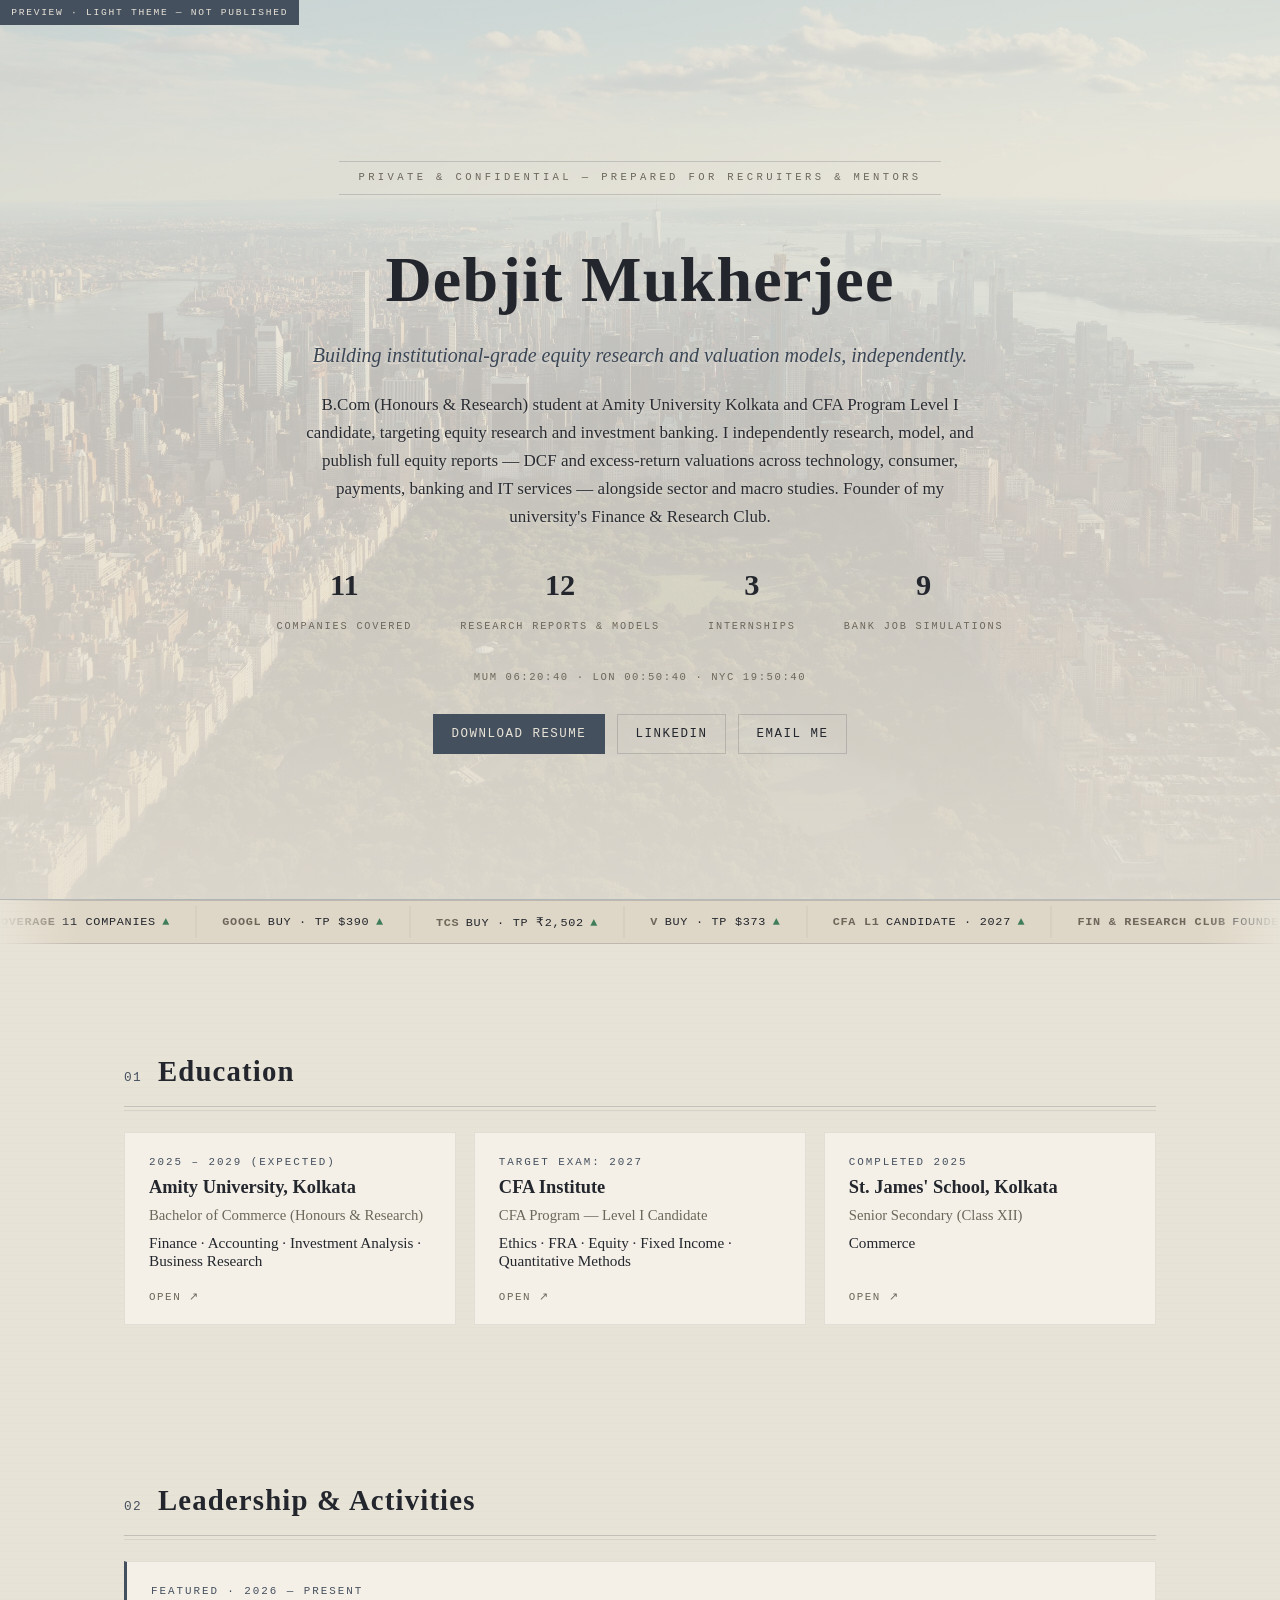
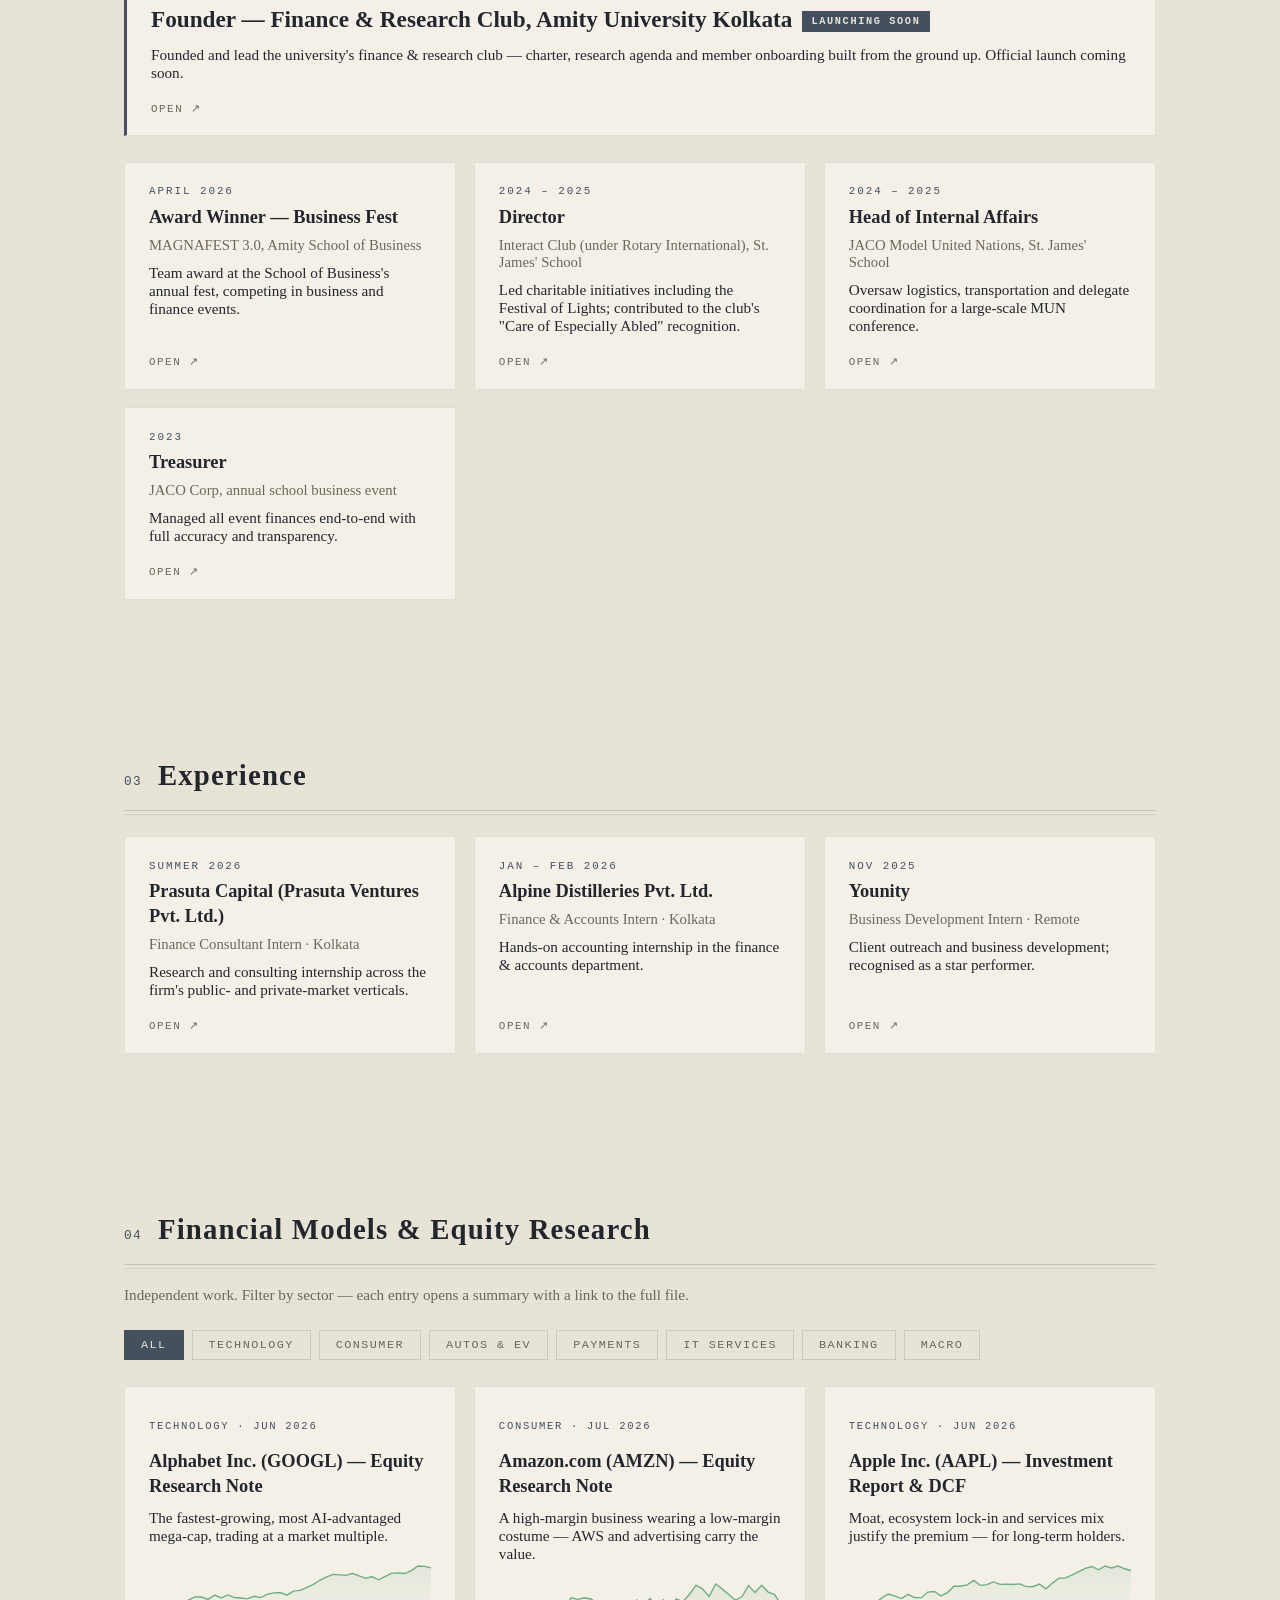
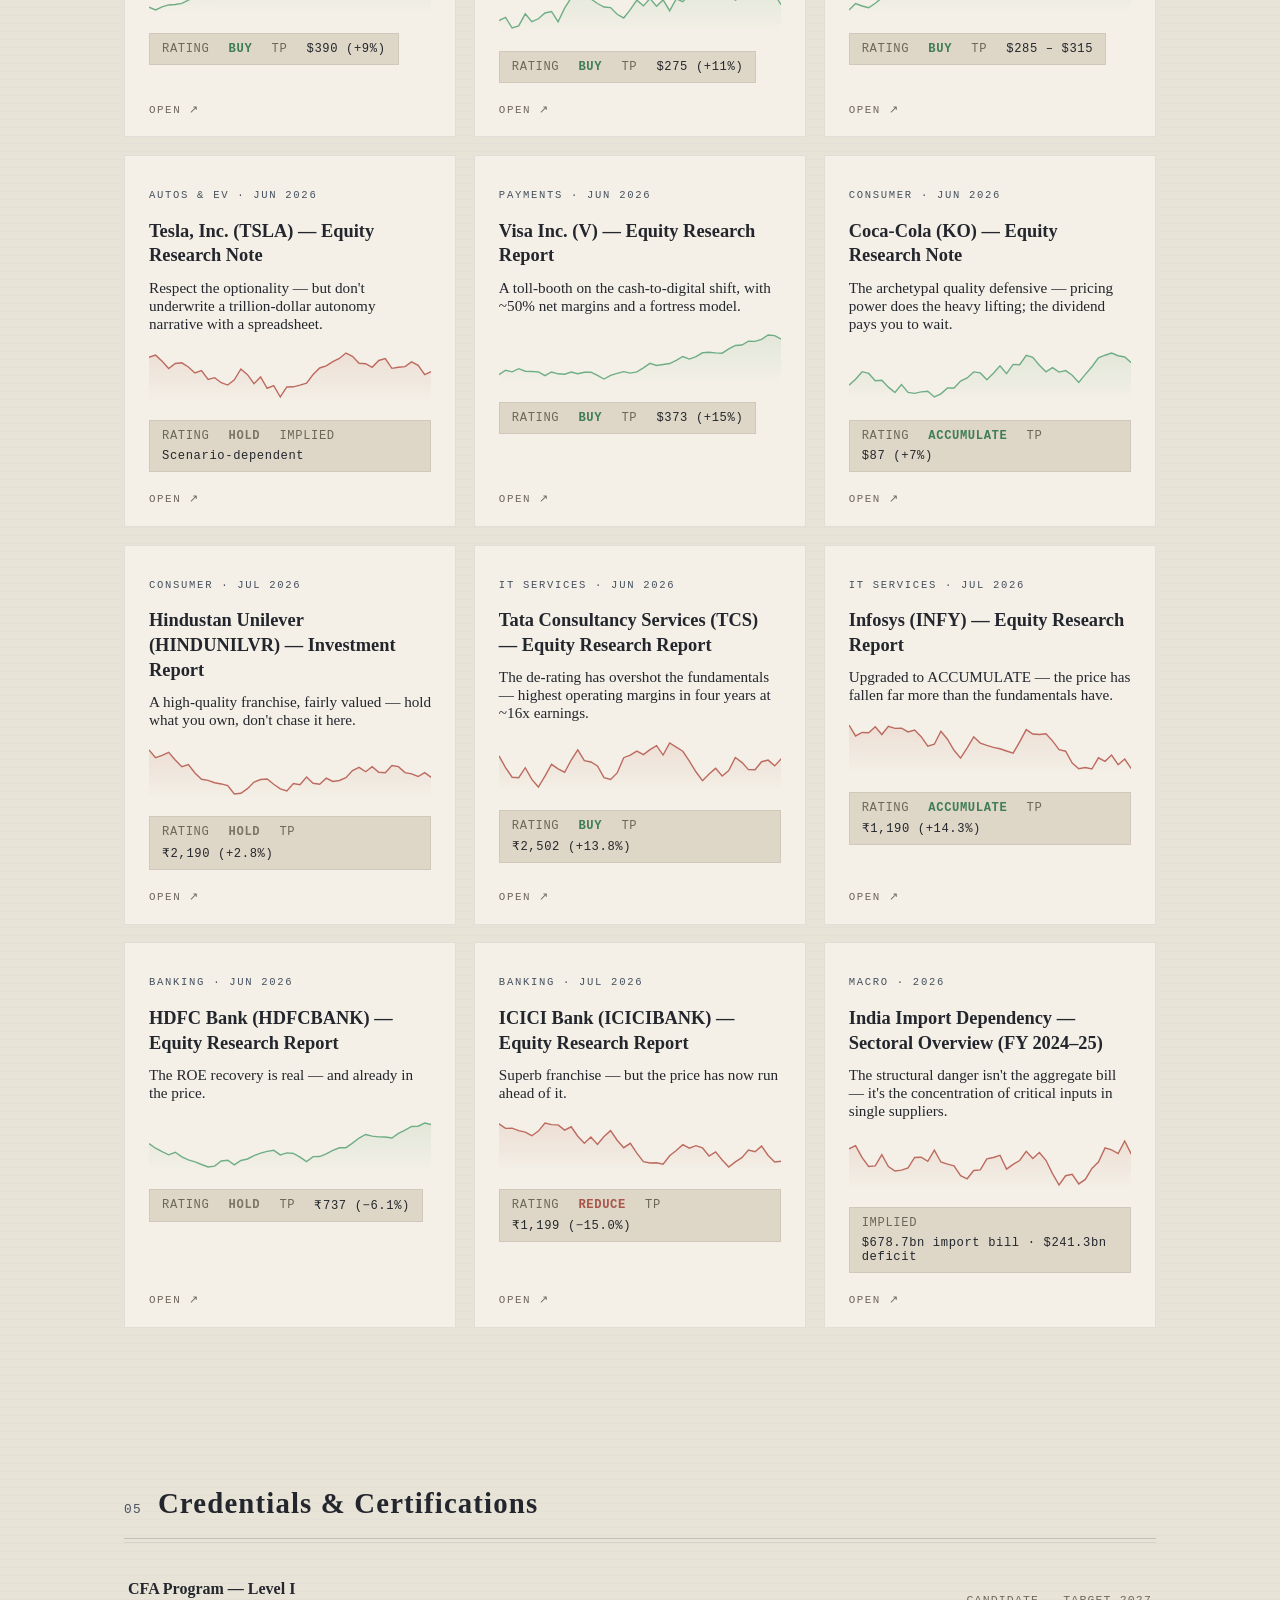
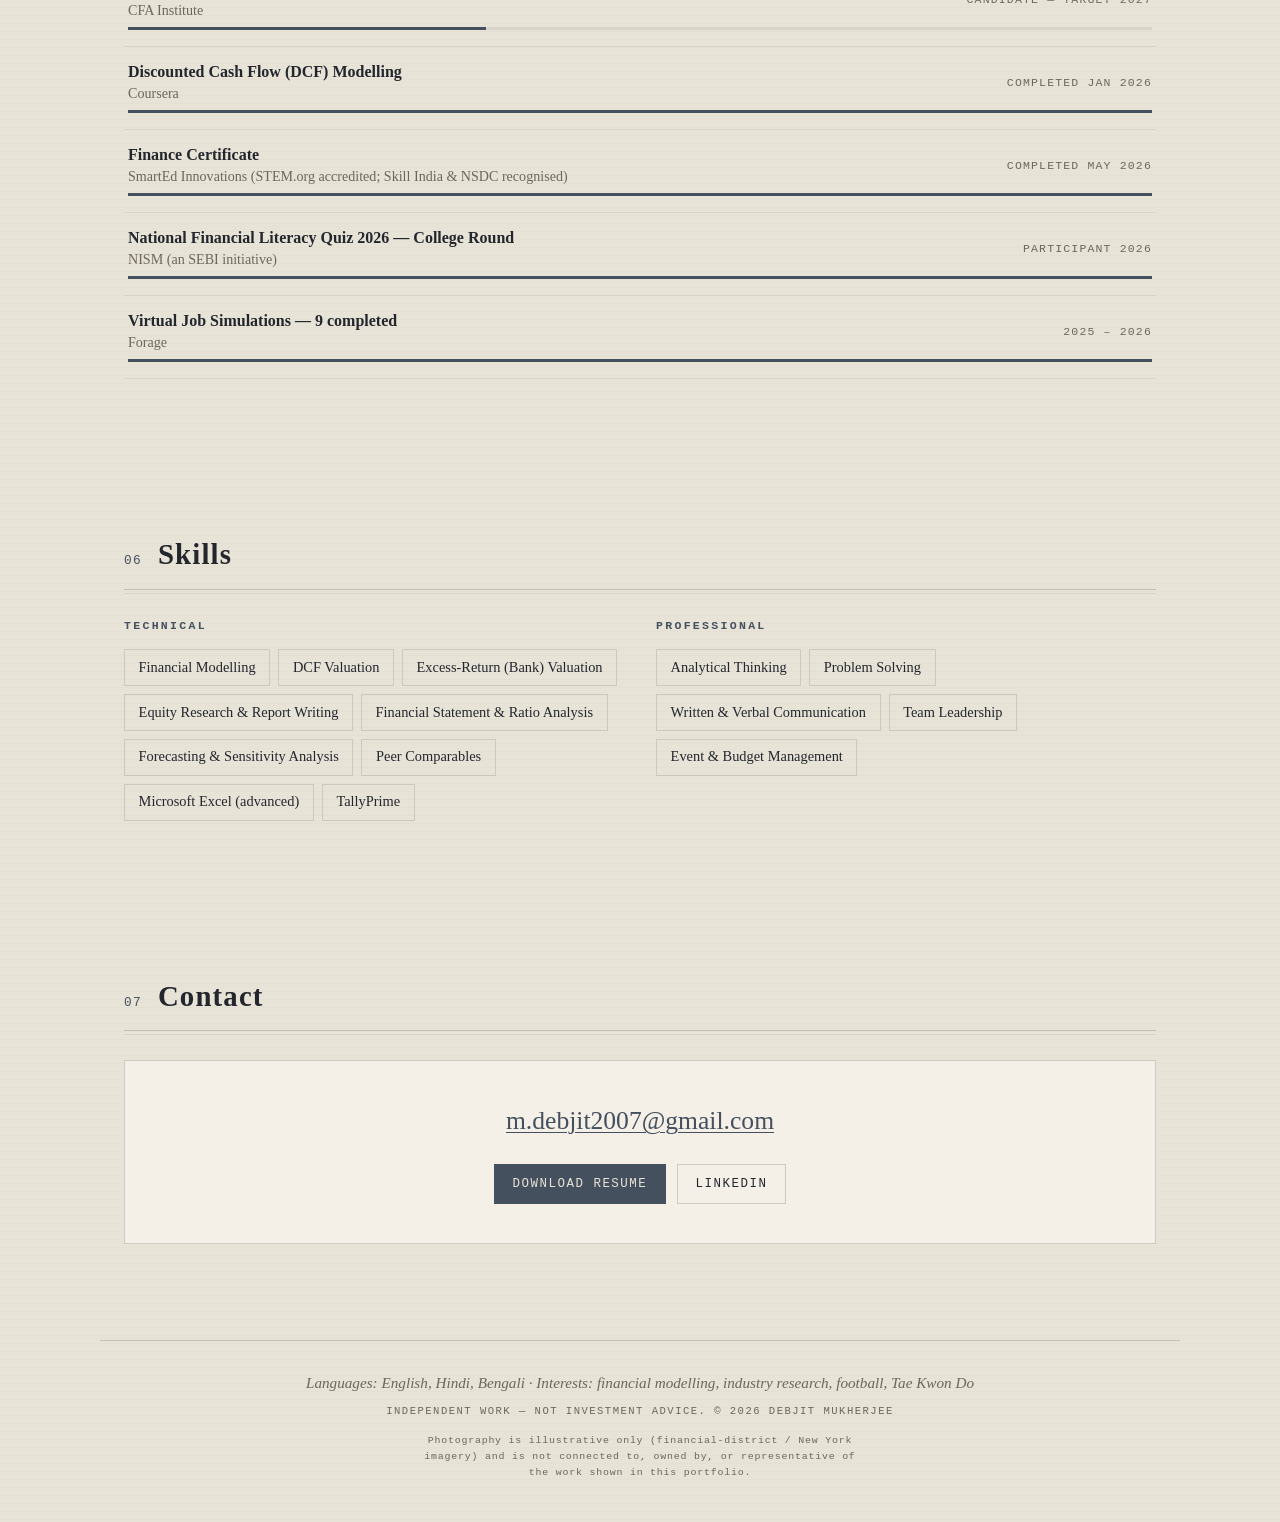
<file: preview-light.html>
<!DOCTYPE html>
<html lang="en" class="theme-light">
<head>
  <meta charset="UTF-8">
  <meta http-equiv="Content-Security-Policy" content="default-src 'self'; script-src 'self'; style-src 'self' 'unsafe-inline' https://fonts.googleapis.com; font-src 'self' https://fonts.gstatic.com; img-src 'self' data:; connect-src 'self'; frame-src 'none'; object-src 'none'; base-uri 'self'; form-action 'self'; require-trusted-types-for 'script'; trusted-types default dompurify; upgrade-insecure-requests">
  <meta name="referrer" content="strict-origin-when-cross-origin">
  <meta name="viewport" content="width=device-width, initial-scale=1.0">
  <title>PREVIEW — Debjit Mukherjee (Light theme)</title>
  <meta name="description" content="Light-theme preview.">
  <link rel="icon" type="image/svg+xml" href="favicon.svg">

  <link rel="preconnect" href="https://fonts.googleapis.com">
  <link rel="preconnect" href="https://fonts.gstatic.com" crossorigin>
  <link href="https://fonts.googleapis.com/css2?family=Fraunces:ital,opsz,wght@0,9..144,500;0,9..144,600;0,9..144,700;1,9..144,500&family=Source+Serif+4:ital,opsz,wght@0,8..60,400;0,8..60,600;1,8..60,400&family=IBM+Plex+Mono:wght@400;500;600&display=swap" rel="stylesheet">

  <!-- base styles (tokenised) -->
  <link rel="stylesheet" href="css/styles.css">

  <!-- ===== LIGHT "DAYLIGHT GALLERY" THEME (preview only) ===== -->
  <style>
    html.theme-light {
      --bg:          #e8e3d7;   /* warm ash / beige page base            */
      --bg-raised:   #f4f0e7;   /* card / panel — warm off-white          */
      --bg-inset:    #ded6c6;   /* ticker strip / deeper beige            */
      --paper:       #23262d;   /* primary text — dark ink                */
      --paper-dim:   #6d675b;   /* secondary text — warm taupe            */
      --accent:      #45505f;   /* accent — deep slate                    */
      --up:          #3f7d5a;   /* darker green for a light background     */
      --down:        #a8564a;   /* darker red                              */
      --flat:        #7c7568;
      --edge-rgb: 45, 48, 56;   /* hairlines become dark ink on beige      */
      --ash-rgb: 96, 98, 104;
      --vignette-mid:  rgba(60, 54, 42, 0.05);
      --vignette-edge: rgba(45, 40, 30, 0.16);
    }
    /* the generated market scene is replaced by photography in this theme */
    html.theme-light .scene-bg { display: none; }
    html.theme-light .masthead::before { display: none; }

    /* Hero photograph — NYC (Central Park / Manhattan), warmed and lightened
       with a beige wash so the dark type stays crisp over it. */
    html.theme-light .masthead {
      background-image:
        linear-gradient(rgba(233,228,217,0.82), rgba(233,228,217,0.8) 45%, rgba(233,228,217,0.93) 100%),
        url('assets/images/bg-nyc.jpg');
      background-size: cover;
      background-position: center 38%;
      border-bottom: 1px solid rgba(var(--edge-rgb), 0.18);
    }
    /* bio sits over the busiest part of the photo — deepen the ink and add a
       soft light halo so it reads cleanly */
    html.theme-light .masthead-bio {
      color: #292c33;
      text-shadow: 0 1px 3px rgba(236, 231, 221, 0.75);
    }
    html.theme-light .masthead-tagline {
      color: #3a4655;
      text-shadow: 0 1px 3px rgba(236, 231, 221, 0.6);
    }
    /* keep card lift shadows softer on a light surface */
    html.theme-light .card:hover { box-shadow: 0 16px 40px rgba(60, 54, 42, 0.16); }

    /* footer disclaimer on imagery */
    .footer-note {
      max-width: 46em; margin: 0.8rem auto 0;
      font-family: var(--font-mono);
      font-size: 0.62rem; letter-spacing: 0.08em;
      color: var(--paper-dim); line-height: 1.6;
    }
    .preview-flag {
      position: fixed; top: 0; left: 0; z-index: 400;
      font-family: var(--font-mono); font-size: 0.6rem; letter-spacing: 0.18em;
      text-transform: uppercase; color: var(--bg); background: var(--accent);
      padding: 0.3rem 0.7rem;
    }
  </style>
<script src="js/vendor/purify.min.js?v=3.5.0"></script>
  <script src="js/security.js?v=1"></script>
  </head>
<body>
  <span class="preview-flag">Preview · light theme — not published</span>

  <canvas id="scene" class="scene-bg" aria-hidden="true"></canvas>
  <a class="skip-link" href="#main">Skip to content</a>

  <div class="boot" id="boot" aria-hidden="true">
    <div class="boot-inner">
      <span class="boot-label">DEBJIT MUKHERJEE · PORTFOLIO</span>
      <span class="boot-pct" id="boot-pct">0%</span>
      <div class="boot-bar"><div class="boot-fill" id="boot-fill"></div></div>
      <span class="boot-sub">LOADING MARKET DATA</span>
    </div>
  </div>

  <header class="masthead" id="top">
    <p class="masthead-kicker" id="masthead-kicker">PRIVATE &amp; CONFIDENTIAL — PREPARED FOR RECRUITERS &amp; MENTORS</p>
    <h1 class="masthead-name" id="hero-name">…</h1>
    <p class="masthead-tagline" id="hero-tagline">…</p>
    <p class="masthead-bio" id="hero-bio">…</p>
    <div class="hero-stats" id="hero-stats"></div>
    <nav class="masthead-links" aria-label="Primary contact links" id="hero-links"></nav>
  </header>

  <div class="ticker-wrap" role="navigation" aria-label="Section ticker — click an item to jump to its section">
    <div class="ticker" id="ticker"></div>
  </div>

  <main id="main">
    <section class="section" id="education" aria-labelledby="education-title">
      <div class="section-head"><span class="section-index" aria-hidden="true">01</span><h2 class="section-title" id="education-title">Education</h2></div>
      <div class="card-grid" id="education-grid"></div>
    </section>

    <section class="section" id="leadership" aria-labelledby="leadership-title">
      <div class="section-head"><span class="section-index" aria-hidden="true">02</span><h2 class="section-title" id="leadership-title">Leadership &amp; Activities</h2></div>
      <div id="leadership-featured"></div>
      <div class="card-grid" id="leadership-grid"></div>
    </section>

    <section class="section" id="experience" aria-labelledby="experience-title">
      <div class="section-head"><span class="section-index" aria-hidden="true">03</span><h2 class="section-title" id="experience-title">Experience</h2></div>
      <div class="card-grid" id="experience-grid"></div>
    </section>

    <section class="section section-models" id="models" aria-labelledby="models-title">
      <div class="section-head"><span class="section-index" aria-hidden="true">04</span><h2 class="section-title" id="models-title">Financial Models &amp; Equity Research</h2></div>
      <p class="section-note">Independent work. Filter by sector — each entry opens a summary with a link to the full file.</p>
      <div class="filter-bar" id="sector-filters" role="group" aria-label="Filter models by sector"></div>
      <div class="card-grid card-grid-models" id="models-grid"></div>
    </section>

    <section class="section" id="credentials" aria-labelledby="credentials-title">
      <div class="section-head"><span class="section-index" aria-hidden="true">05</span><h2 class="section-title" id="credentials-title">Credentials &amp; Certifications</h2></div>
      <ul class="credential-list" id="credentials-list"></ul>
    </section>

    <section class="section" id="skills" aria-labelledby="skills-title">
      <div class="section-head"><span class="section-index" aria-hidden="true">06</span><h2 class="section-title" id="skills-title">Skills</h2></div>
      <div class="skills-wrap">
        <div class="skills-col"><h3 class="skills-subhead">Technical</h3><ul class="skill-tags" id="skills-technical"></ul></div>
        <div class="skills-col"><h3 class="skills-subhead">Professional</h3><ul class="skill-tags" id="skills-soft"></ul></div>
      </div>
    </section>

    <section class="section section-contact" id="contact" aria-labelledby="contact-title">
      <div class="section-head"><span class="section-index" aria-hidden="true">07</span><h2 class="section-title" id="contact-title">Contact</h2></div>
      <div class="contact-block" id="contact-block"></div>
    </section>
  </main>

  <footer class="site-footer">
    <p class="footer-personal" id="footer-personal"></p>
    <p class="footer-legal">Independent work — not investment advice. <span id="footer-year"></span></p>
    <p class="footer-note">Photography is illustrative only (financial-district / New York imagery) and is not connected to, owned by, or representative of the work shown in this portfolio.</p>
  </footer>

  <div class="modal-backdrop" id="modal-backdrop" hidden>
    <div class="modal" role="dialog" aria-modal="true" aria-labelledby="modal-title" id="modal">
      <div class="modal-topbar"><span class="modal-stamp" aria-hidden="true">DM · PORTFOLIO</span><button class="modal-close" id="modal-close" aria-label="Close detail view">×</button></div>
      <div class="modal-body" id="modal-body"></div>
    </div>
  </div>

  <script src="js/data.js"></script>
  <script src="js/app.js"></script>
</body>
</html>
</file>
<file: css/styles.css>
/* ============================================================================
   styles.css — ALL visual styling. Content editors should not need this file.
   ----------------------------------------------------------------------------
   THEME: high-finance print material. Deep navy-black base like a pitch-book
   cover; cool white/grey type like engraved letterhead; a single ash-steel
   accent used only for hairline rules, small caps and active states.
   Palette is strictly black / white / grey / navy / ash — no warm metallics.
   SIGNATURE ELEMENT: the scrolling ticker tape under the masthead. Everything
   else stays quiet and disciplined around it.
   ========================================================================== */

/* ----------------------------- design tokens ---------------------------- */
:root {
  --bg:          #0a0e18;   /* page base — near-black navy            */
  --bg-raised:   #101624;   /* card / panel surface                   */
  --bg-inset:    #060910;   /* ticker strip, modal top bar            */
  --paper:       #e9ebef;   /* primary text — cool paper white        */
  --paper-dim:   #969eab;   /* secondary text — grey                  */
  --accent:      #aeb9c9;   /* the one accent — brushed ash-steel     */
  --accent-faint: rgba(var(--ash-rgb), 0.26); /* hairlines             */
  --up:          #6fae85;   /* ticker up / BUY                        */
  --down:        #bd6a5f;   /* ticker down / SELL                     */
  --flat:        #8b93a5;   /* ticker flat / HOLD                     */

  /* Hairline / border bases as RGB triplets so a theme is just a flip.
     Almost every border in the file resolves to one of these two. */
  --edge-rgb: 233, 235, 239;   /* primary hairline base                 */
  --ash-rgb: 174, 185, 201;    /* ash hairline / accent base            */

  /* Living-backdrop scene colours (read by app.js), as RGB triplets. */
  --scene-grid-rgb: 174, 185, 201;
  --scene-line1-rgb: 174, 185, 201;
  --scene-line2-rgb: 233, 235, 239;
  --scene-line3-rgb: 150, 158, 171;
  --candle-up-rgb: 111, 174, 133;
  --candle-down-rgb: 189, 106, 95;
  --scene-glow-rgb: 191, 201, 215;

  /* Cinematic vignette stops (over the backdrop). */
  --vignette-mid:  rgba(8, 11, 18, 0.35);
  --vignette-edge: rgba(5, 7, 13, 0.62);

  --font-display: "Fraunces", Georgia, serif;
  --font-body:    "Source Serif 4", Georgia, serif;
  --font-mono:    "IBM Plex Mono", "Courier New", monospace;

  --max-width: 1080px;
  --ticker-h: 44px;
}

/* ------------------------------- base ----------------------------------- */
* { box-sizing: border-box; }

html { scroll-behavior: smooth; font-optical-sizing: auto; }

/* Fraunces has playful "wonk/soft" axes; pin them off so display text stays
   sharp and letterpress-clean rather than quirky. */
.masthead-name,
.section-title,
.card-title,
.modal-title,
.contact-email,
.masthead-tagline { font-variation-settings: "SOFT" 0, "WONK" 0; }

body {
  margin: 0;
  background: var(--bg);
  color: var(--paper);
  font-family: var(--font-body);
  font-size: 1.0625rem;
  line-height: 1.65;
  /* faint ledger-line texture: horizontal rules every 8px, barely visible */
  background-image: repeating-linear-gradient(
    to bottom,
    transparent 0px,
    transparent 7px,
    rgba(var(--edge-rgb), 0.015) 7px,
    rgba(var(--edge-rgb), 0.015) 8px
  );
}

/* The living backdrop canvas, fixed behind everything (painted by app.js). */
.scene-bg {
  position: fixed;
  inset: 0;
  z-index: -2;
  pointer-events: none;
  display: block;
}

/* Cinematic vignette over the backdrop: a soft pool of light toward the top-
   centre falling to shadow at the edges — the "lit display case" depth. Sits
   above the scene, below all content. */
body::after {
  content: "";
  position: fixed;
  inset: 0;
  z-index: -1;
  pointer-events: none;
  background:
    radial-gradient(135% 95% at 50% 30%,
      transparent 0%,
      var(--vignette-mid) 68%,
      var(--vignette-edge) 100%);
  /* scroll-velocity shimmer: the room lightens subtly as you move, settles
     when you stop (--scroll-vel set 0..1 by app.js) */
  opacity: calc(1 - var(--scroll-vel, 0) * 0.22);
  transition: opacity 0.25s ease;
}
.ticker-wrap:active { cursor: grabbing; }

img { max-width: 100%; display: block; }

a { color: var(--accent); text-decoration-thickness: 1px; text-underline-offset: 3px; }
a:hover { color: var(--paper); }

/* Visible focus everywhere — keyboard users must always see where they are */
:focus-visible {
  outline: 2px solid var(--accent);
  outline-offset: 3px;
  border-radius: 1px;
}

.skip-link {
  position: absolute;
  left: -999px;
  top: 0;
  background: var(--accent);
  color: var(--bg);
  padding: 0.5rem 1rem;
  font-family: var(--font-mono);
  font-size: 0.8rem;
  z-index: 100;
}
.skip-link:focus { left: 0; }

/* ------------------------- side tabs: Meridian, MarketPulse -------------- */
/* Persistent links out to separate live projects. Reuses the .mast-link
   visual vocabulary (mono, uppercase, bordered, ash-on-hover) rather than
   inventing a new style, just docked to the viewport edge instead of
   inline. Pure CSS -- no app.js hook needed. Stacked in a flex column so
   adding another project later is just another <a class="side-tab">. */
.side-tabs {
  position: fixed;
  top: 50%;
  right: 0;
  z-index: 90;                 /* above content/ticker(50), below modal(200) */
  transform: translateY(-50%);
  display: flex;
  flex-direction: column;
  gap: 0.5rem;
}
.side-tab {
  writing-mode: vertical-rl;
  text-orientation: mixed;
  font-family: var(--font-mono);
  font-size: 0.72rem;
  letter-spacing: 0.14em;
  text-transform: uppercase;
  text-decoration: none;
  color: var(--paper);
  background: var(--bg-raised);
  border: 1px solid var(--accent-faint);
  border-right: none;
  border-radius: 4px 0 0 4px;
  padding: 1.1rem 0.6rem;
  box-shadow: -3px 3px 14px rgba(0, 0, 0, 0.18);
  transition: border-color 0.15s, color 0.15s, transform 0.2s ease-out;
}
.side-tab:hover, .side-tab:focus-visible {
  border-color: var(--accent);
  color: var(--accent);
  transform: translateX(-3px);
}

/* --------------------- boot overlay (first visit only) ------------------ */
.boot {
  position: fixed;
  inset: 0;
  z-index: 300;
  background: var(--bg-inset);
  display: flex;
  align-items: center;
  justify-content: center;
  transition: opacity 0.45s ease;
}
.boot.done { opacity: 0; pointer-events: none; }

.boot-inner {
  display: flex;
  flex-direction: column;
  align-items: center;
  gap: 0.9rem;
  font-family: var(--font-mono);
}
.boot-label {
  font-size: 0.66rem;
  letter-spacing: 0.32em;
  color: var(--paper-dim);
}
.boot-pct {
  font-size: 2.2rem;
  font-weight: 600;
  color: var(--paper);
  font-variant-numeric: tabular-nums;
}
.boot-bar {
  width: 220px;
  height: 2px;
  background: rgba(var(--edge-rgb), 0.12);
}
.boot-fill { height: 100%; width: 0; background: var(--accent); }
.boot-sub {
  font-size: 0.6rem;
  letter-spacing: 0.28em;
  color: var(--paper-dim);
}

/* ------------------------------ masthead -------------------------------- */
/* Engraved-letterhead treatment: centered, small-caps kicker between double
   hairlines, large display name, restrained links row.                     */
/* Full-bleed so the backdrop photo reaches both edges; the text inside
   centers itself via its own max-widths. position/overflow contain the
   slowly-zooming backdrop layer (.masthead-bg, created by app.js). */
.masthead {
  width: 100%;
  min-height: 100vh;                 /* full-screen cinematic intro */
  padding: 4rem 1.5rem 3rem;
  text-align: center;
  position: relative;
  overflow: hidden;
  display: flex;
  flex-direction: column;
  align-items: center;
  justify-content: center;
}

/* Backdrop photo layer — sits behind the content and slowly zooms
   (a "Ken Burns" drift) so the masthead feels alive without moving text. */
.masthead-bg {
  position: absolute;
  inset: 0;
  background-size: cover;
  background-position: center 30%;
  z-index: 0;
  animation: kenburns 30s ease-in-out infinite alternate;
}
.masthead > *:not(.masthead-bg):not(.masthead-canvas) { position: relative; z-index: 1; }

/* Animated terminal wallpaper (grid + drifting market lines), drawn by
   app.js. Sits above the darkened skyline, below the glow and the text. */
.masthead-canvas {
  position: absolute;
  top: 0;
  left: 0;
  z-index: 0;
  pointer-events: none;
  /* explicit pixel size is set by app.js from the masthead's dimensions */
}

@keyframes kenburns {
  from { transform: scale(1); }
  to   { transform: scale(1.09); }
}

/* Soft "lighting": a slow-drifting cool glow bloom over the darkened
   backdrop. Sits above the skyline (z0) and below the text (z1); screen
   blend so it adds light rather than a flat wash. Palette-safe ash + steel. */
.masthead::before {
  content: "";
  position: absolute;
  inset: -25% -15% 0;
  z-index: 1;
  pointer-events: none;
  mix-blend-mode: screen;
  background:
    radial-gradient(55% 55% at 28% 18%, rgba(var(--ash-rgb), 0.12), transparent 62%),
    radial-gradient(52% 55% at 80% 42%, rgba(96, 124, 166, 0.14), transparent 64%);
  animation: hero-glow 20s ease-in-out infinite alternate;
}
@keyframes hero-glow {
  from { transform: translate3d(-2%, -1%, 0) scale(1);   opacity: 0.72; }
  to   { transform: translate3d(3%, 2%, 0)  scale(1.12); opacity: 1; }
}

/* Masthead entrance: each element rises in, slightly staggered */
@keyframes rise-in {
  from { opacity: 0; transform: translateY(18px); }
  to   { opacity: 1; transform: none; }
}
.masthead-kicker   { animation: rise-in 0.7s ease-out 0.05s both; }
.masthead-portrait { animation: rise-in 0.7s ease-out 0.15s both; }
.masthead-name     { animation: rise-in 0.7s ease-out 0.25s both; }
.masthead-tagline  { animation: rise-in 0.7s ease-out 0.35s both; }
.masthead-bio      { animation: rise-in 0.7s ease-out 0.45s both; }
.hero-stats        { animation: rise-in 0.7s ease-out 0.55s both; }
.masthead-links    { animation: rise-in 0.7s ease-out 0.65s both; }

/* Count-up stats row under the bio */
.hero-stats {
  display: flex;
  justify-content: center;
  flex-wrap: wrap;
  gap: 0.5rem 3rem;
  margin: 0 0 1.9rem;
}
.stat { text-align: center; }
.stat-value {
  display: block;
  font-family: var(--font-display);
  font-weight: 600;
  font-size: 1.9rem;
  color: var(--paper);
  font-variant-numeric: tabular-nums;   /* digits don't jiggle while counting */
  transform-origin: center top;
}
/* split-flap "tick": the value drops and settles each time it changes */
.stat-value.flap { animation: flap 0.18s ease-out; }
@keyframes flap {
  0%   { transform: translateY(-45%) scaleY(0.55); opacity: 0.3; }
  60%  { transform: translateY(6%)   scaleY(1.05); opacity: 1; }
  100% { transform: translateY(0)    scaleY(1); }
}
.stat-label {
  font-family: var(--font-mono);
  font-size: 0.64rem;
  letter-spacing: 0.18em;
  text-transform: uppercase;
  color: var(--paper-dim);
}

/* When a backdrop photo is set in data.js, app.js adds this class and the
   image (under a heavy navy gradient so type stays crisp). */
.masthead-hasbg {
  background-size: cover;
  background-position: center 30%;
  border-bottom: 1px solid var(--accent-faint);
}

/* Framed portrait: double hairline "engraved plate" frame */
.masthead-portrait {
  width: 138px;
  height: 168px;
  margin: 0 auto 1.6rem;
  padding: 5px;
  border: 1px solid var(--accent-faint);
  outline: 1px solid rgba(var(--ash-rgb), 0.12);
  outline-offset: 4px;
  background: var(--bg-inset);
}
.masthead-portrait img {
  width: 100%;
  height: 100%;
  object-fit: cover;
  filter: grayscale(25%) contrast(1.03);
}

.masthead-kicker {
  font-family: var(--font-mono);
  font-size: 0.66rem;
  letter-spacing: 0.32em;
  color: var(--paper-dim);
  border-top: 1px solid var(--accent-faint);
  border-bottom: 1px solid var(--accent-faint);
  display: inline-block;
  padding: 0.45rem 1.2rem;
  margin: 0 0 2rem;
}

.masthead-name {
  font-family: var(--font-display);
  font-weight: 600;
  font-size: clamp(2.4rem, 6vw, 4rem);
  letter-spacing: 0.02em;
  margin: 0 0 0.4rem;
  color: var(--paper);
}

.masthead-tagline {
  font-family: var(--font-display);
  font-style: italic;
  font-weight: 500;
  font-size: clamp(1rem, 2.4vw, 1.25rem);
  color: var(--accent);
  margin: 0 auto 1.2rem;
  max-width: 46em;
}

.masthead-bio {
  color: var(--paper-dim);
  max-width: 40em;
  margin: 0 auto 1.8rem;
}

/* Live world-markets clock — a small terminal readout under the bio.
   Text is filled + ticked by app.js; here we just style it. */
.market-clock {
  font-family: var(--font-mono);
  font-size: 0.66rem;
  letter-spacing: 0.15em;
  color: var(--paper-dim);
  font-variant-numeric: tabular-nums;
  margin: 0 0 1.7rem;
  animation: rise-in 0.7s ease-out 0.6s both;
}

.masthead-links {
  display: flex;
  justify-content: center;
  flex-wrap: wrap;
  gap: 0.75rem;
}

.mast-link {
  font-family: var(--font-mono);
  font-size: 0.78rem;
  letter-spacing: 0.12em;
  text-transform: uppercase;
  text-decoration: none;
  color: var(--paper);
  border: 1px solid var(--accent-faint);
  padding: 0.55rem 1.1rem;
  /* clean ease (no overshoot) so the magnetic pull settles instead of wobbling */
  transition: border-color 0.15s, color 0.15s, transform 0.2s ease-out;
  will-change: transform;
}
.mast-link:hover { border-color: var(--accent); color: var(--accent); }
.mast-link-primary { background: var(--accent); color: var(--bg); border-color: var(--accent); }
.mast-link-primary:hover { background: var(--paper); border-color: var(--paper); color: var(--bg); }

/* ------------------------- THE TICKER (signature) ----------------------- */
.ticker-wrap {
  position: sticky;
  top: 0;
  z-index: 50;
  background: var(--bg-inset);
  border-top: 1px solid var(--accent-faint);
  border-bottom: 1px solid var(--accent-faint);
  overflow: hidden;
  height: var(--ticker-h);
  cursor: grab;                    /* grab-and-fling */
  touch-action: pan-y;
  /* Soft fade at both edges so tape items dissolve in/out like a real
     terminal ticker, instead of being hard-sliced by the screen border. */
  -webkit-mask-image: linear-gradient(to right, transparent 0, #000 6%, #000 94%, transparent 100%);
          mask-image: linear-gradient(to right, transparent 0, #000 6%, #000 94%, transparent 100%);
}

.ticker {
  display: flex;
  align-items: center;
  height: 100%;
  width: max-content;
  animation: ticker-scroll 45s linear infinite;
}

/* pause when the user is reading or tabbing through it */
.ticker-wrap:hover .ticker,
.ticker-wrap:focus-within .ticker { animation-play-state: paused; }

@keyframes ticker-scroll {
  from { transform: translateX(0); }
  to   { transform: translateX(-50%); }  /* items are duplicated once, so -50% loops seamlessly */
}

.ticker-item {
  display: inline-flex;
  align-items: baseline;
  gap: 0.55em;
  font-family: var(--font-mono);
  font-size: 0.74rem;
  letter-spacing: 0.06em;
  white-space: nowrap;
  padding: 0.55rem 1.6rem;
  background: none;
  border: none;
  border-right: 1px solid rgba(var(--edge-rgb), 0.08);
  color: var(--paper);
  cursor: pointer;
}
.ticker-item:hover .ticker-label { color: var(--accent); }

.ticker-label { color: var(--paper-dim); font-weight: 600; transition: color 0.15s; }
.ticker-value { color: var(--paper); }
.ticker-dir-up   { color: var(--up); }
.ticker-dir-down { color: var(--down); }
.ticker-dir-flat { color: var(--flat); }

/* Live "reprint": app.js briefly adds .ticker-item-pulse to a random item
   so a quote flashes like a real tape. Faint ash glow, settles to normal. */
.ticker-item-pulse .ticker-value {
  animation: tick-flash 0.9s ease-out;
}
@keyframes tick-flash {
  0%   { color: var(--accent); text-shadow: 0 0 10px rgba(var(--ash-rgb), 0.55); }
  100% { color: var(--paper);  text-shadow: none; }
}

/* Reduced motion: the tape stands still and can be scrolled by hand,
   and ALL animation (entrances, reveals, zoom, counters) is switched off. */
@media (prefers-reduced-motion: reduce) {
  html { scroll-behavior: auto; }
  .ticker { animation: none; }
  .ticker-wrap { overflow-x: auto; }
  .ticker-item-dup { display: none; }  /* hide the duplicate set */
  *, *::before, *::after {
    transition: none !important;
    animation: none !important;
  }
  .reveal { opacity: 1 !important; transform: none !important; }
  /* no cursor light, no drifting hero glow when reduced motion is on */
  .card::after { display: none; }
  .masthead::before { opacity: 0.5; }
}

/* Scroll reveal: app.js adds .reveal to cards/headers, then .revealed when
   they enter the viewport. --reveal-delay staggers items in the same row. */
.reveal {
  opacity: 0;
  transform: translateY(26px);
  transition:
    opacity 0.7s ease var(--reveal-delay, 0s),
    transform 0.7s cubic-bezier(0.2, 0.7, 0.3, 1) var(--reveal-delay, 0s);
}
.reveal.revealed { opacity: 1; transform: none; }

/* ------------------------------ sections -------------------------------- */
.section {
  max-width: var(--max-width);
  margin: 0 auto;
  padding: 6.5rem 1.5rem 3rem;       /* generous rhythm — each section is an exhibit */
}

/* Engraved section header: index number + small-caps title over a double rule */
.section-head {
  display: flex;
  align-items: baseline;
  gap: 1rem;
  padding-bottom: 0.7rem;
  margin-bottom: 0.35rem;
  position: relative;
}
/* Engraved double rule, drawn with two pseudo-lines so they can "ink in"
   left-to-right on scroll. Visible by default (no-JS safe); app.js adds
   .pre-ink (collapses them) then .inked (draws them). */
.section-head::before,
.section-head::after {
  content: "";
  position: absolute;
  left: 0; right: 0;
  border-bottom: 1px solid var(--accent-faint);
  transform: scaleX(1);
  transform-origin: left;
  transition: transform 0.9s cubic-bezier(0.2, 0.7, 0.3, 1);
}
.section-head::before { bottom: 0; }
.section-head::after  { bottom: -4px; border-bottom-color: rgba(var(--ash-rgb), 0.12); transition-delay: 0.1s; }
.section-head.pre-ink::before,
.section-head.pre-ink::after { transform: scaleX(0); }
.section-head.pre-ink.inked::before,
.section-head.pre-ink.inked::after { transform: scaleX(1); }

.section-index {
  font-family: var(--font-mono);
  font-size: 0.8rem;
  color: var(--accent);
  letter-spacing: 0.1em;
}

.section-title {
  font-family: var(--font-display);
  font-weight: 600;
  font-size: clamp(1.35rem, 3vw, 1.8rem);
  letter-spacing: 0.04em;
  margin: 0;
}

.section-note {
  color: var(--paper-dim);
  font-size: 0.95rem;
  margin: 1.1rem 0 0;
}

/* ------------------------------- cards ---------------------------------- */
.card-grid {
  display: grid;
  grid-template-columns: repeat(auto-fill, minmax(300px, 1fr));
  gap: 1.1rem;
  margin-top: 1.6rem;
  perspective: 1100px;              /* depth for the 3D card tilt */
}

/* Registered custom props so the cursor light can EASE toward the pointer
   (a physics-like lag) instead of snapping. Falls back gracefully if the
   browser doesn't support @property — the light just follows instantly. */
@property --mx { syntax: "<percentage>"; inherits: false; initial-value: 50%; }
@property --my { syntax: "<percentage>"; inherits: false; initial-value: 50%; }
@property --rx { syntax: "<angle>"; inherits: false; initial-value: 0deg; }
@property --ry { syntax: "<angle>"; inherits: false; initial-value: 0deg; }

/* Base card: quiet panel with a hairline; whole card is a button. Lift and
   tilt are driven through custom properties (--lift by :hover, --rx/--ry by
   app.js) so they compose in one springy transform. */
.card {
  position: relative;
  overflow: hidden;
  transform-style: preserve-3d;
  transform: translateY(var(--lift, 0px)) rotateX(var(--rx, 0deg)) rotateY(var(--ry, 0deg));
  background: var(--bg-raised);
  border: 1px solid rgba(var(--edge-rgb), 0.09);
  padding: 1.4rem 1.5rem 1.3rem;
  text-align: left;
  color: var(--paper);
  font-family: var(--font-body);
  font-size: 1rem;
  cursor: pointer;
  /* springy lift with a hint of overshoot = "smooth physics" */
  transition:
    border-color 0.2s ease,
    transform 0.4s cubic-bezier(0.34, 1.4, 0.5, 1),
    box-shadow 0.3s ease;
  display: flex;
  flex-direction: column;
  gap: 0.45rem;
  width: 100%;
}
.card:hover {
  --lift: -5px;
  border-color: var(--accent);
  box-shadow: 0 16px 40px rgba(0, 0, 0, 0.5);
}

/* Keep the card's real content above the cursor light */
.card > * { position: relative; z-index: 1; }

/* Cursor-follow light sheen. Position (--mx/--my) is set by app.js on
   pointer move; the eased @property transition gives it inertia. */
.card::after {
  content: "";
  position: absolute;
  inset: 0;
  z-index: 0;
  pointer-events: none;
  opacity: 0;
  background: radial-gradient(240px circle at var(--mx, 50%) var(--my, 50%), rgba(var(--ash-rgb), 0.10), transparent 62%);
  transition: opacity 0.4s ease, --mx 0.18s ease-out, --my 0.18s ease-out;
}
.card:hover::after { opacity: 1; }

.card-kicker {
  font-family: var(--font-mono);
  font-size: 0.68rem;
  letter-spacing: 0.18em;
  text-transform: uppercase;
  color: var(--accent);
  margin: 0;
}

.card-title {
  font-family: var(--font-display);
  font-weight: 600;
  font-size: 1.15rem;
  margin: 0;
  line-height: 1.35;
}

.card-sub {
  color: var(--paper-dim);
  font-size: 0.92rem;
  margin: 0;
}

.card-summary { margin: 0.2rem 0 0; font-size: 0.95rem; color: var(--paper); }

.card-open-hint {
  margin-top: auto;
  padding-top: 0.8rem;
  font-family: var(--font-mono);
  font-size: 0.68rem;
  letter-spacing: 0.14em;
  color: var(--paper-dim);
}
.card:hover .card-open-hint { color: var(--accent); }

/* Featured leadership card: full width, ash-steel left rule */
.card-featured {
  border-left: 3px solid var(--accent);
  margin-top: 1.6rem;
}
.card-featured .card-title { font-size: 1.45rem; }

.badge-launching {
  display: inline-block;
  font-family: var(--font-mono);
  font-size: 0.64rem;
  letter-spacing: 0.16em;
  color: var(--bg);
  background: var(--accent);
  padding: 0.2rem 0.6rem;
  margin-left: 0.6rem;
  vertical-align: middle;
}

/* ------------------------ models: the centerpiece ----------------------- */
.filter-bar {
  display: flex;
  flex-wrap: wrap;
  gap: 0.5rem;
  margin-top: 1.4rem;
}

.filter-btn {
  font-family: var(--font-mono);
  font-size: 0.74rem;
  letter-spacing: 0.12em;
  text-transform: uppercase;
  background: none;
  color: var(--paper-dim);
  border: 1px solid rgba(var(--edge-rgb), 0.14);
  padding: 0.45rem 1rem;
  cursor: pointer;
  transition: color 0.15s, border-color 0.15s;
}
.filter-btn:hover { color: var(--paper); border-color: var(--paper-dim); }
.filter-btn[aria-pressed="true"] {
  color: var(--bg);
  background: var(--accent);
  border-color: var(--accent);
}

/* Model card: adds the terminal-style data readout strip */
.model-readout {
  font-family: var(--font-mono);
  font-size: 0.76rem;
  letter-spacing: 0.05em;
  background: var(--bg-inset);
  border: 1px solid rgba(var(--edge-rgb), 0.08);
  padding: 0.5rem 0.75rem;
  margin-top: 0.6rem;
  display: flex;
  flex-wrap: wrap;
  gap: 0.4rem 1.2rem;
}
.model-readout .ro-label { color: var(--paper-dim); }
.model-readout .ro-buy  { color: var(--up); font-weight: 600; }
.model-readout .ro-sell { color: var(--down); font-weight: 600; }
.model-readout .ro-hold { color: var(--flat); font-weight: 600; }
.model-readout .ro-val  { color: var(--paper); }

.sector-tag {
  font-family: var(--font-mono);
  font-size: 0.66rem;
  letter-spacing: 0.16em;
  text-transform: uppercase;
  color: var(--accent);
}

/* Illustrative sparkline on each model card */
.spark {
  width: 100%;
  height: 52px;
  display: block;
  margin: 0.6rem 0 0.1rem;
}

/* Illustrative terminal chart inside the model detail view */
.model-chart {
  margin-top: 1.4rem;
  border: 1px solid rgba(var(--edge-rgb), 0.08);
  background: var(--bg-inset);
  padding: 0.7rem 0.8rem 0.5rem;
}
.model-chart canvas {
  width: 100%;
  height: 220px;
  display: block;
}
.model-chart-label {
  font-family: var(--font-mono);
  font-size: 0.6rem;
  letter-spacing: 0.16em;
  text-transform: uppercase;
  color: var(--paper-dim);
  margin: 0.5rem 0 0;
}

/* --------------------------- credentials list --------------------------- */
.credential-list {
  list-style: none;
  margin: 1.6rem 0 0;
  padding: 0;
}

.credential-item { border-bottom: 1px solid rgba(var(--edge-rgb), 0.08); }

.credential-btn {
  width: 100%;
  display: grid;
  grid-template-columns: 1fr auto;
  gap: 0.2rem 1.5rem;
  align-items: center;
  background: none;
  border: none;
  color: var(--paper);
  font-family: var(--font-body);
  font-size: 1rem;
  text-align: left;
  padding: 1rem 0.25rem;
  cursor: pointer;
}
.credential-btn:hover .credential-name { color: var(--accent); }

.credential-name { font-weight: 600; transition: color 0.15s; }
.credential-issuer { grid-column: 1; color: var(--paper-dim); font-size: 0.88rem; }

.credential-status {
  grid-row: 1 / span 2;
  grid-column: 2;
  font-family: var(--font-mono);
  font-size: 0.72rem;
  letter-spacing: 0.1em;
  text-transform: uppercase;
  color: var(--paper-dim);
  text-align: right;
}

.credential-bar {
  grid-column: 1 / -1;
  height: 3px;
  background: rgba(var(--edge-rgb), 0.08);
  margin-top: 0.35rem;
}
.credential-bar-fill { height: 100%; background: var(--accent); }

/* -------------------------------- skills -------------------------------- */
.skills-wrap {
  display: grid;
  grid-template-columns: 1fr 1fr;
  gap: 2rem;
  margin-top: 1.6rem;
}
@media (max-width: 640px) { .skills-wrap { grid-template-columns: 1fr; } }

.skills-subhead {
  font-family: var(--font-mono);
  font-size: 0.72rem;
  letter-spacing: 0.2em;
  text-transform: uppercase;
  color: var(--accent);
  margin: 0 0 0.9rem;
}

.skill-tags {
  list-style: none;
  margin: 0;
  padding: 0;
  display: flex;
  flex-wrap: wrap;
  gap: 0.5rem;
}
.skill-tags li {
  border: 1px solid rgba(var(--edge-rgb), 0.14);
  padding: 0.35rem 0.85rem;
  font-size: 0.9rem;
  color: var(--paper);
}

/* ------------------------------- contact --------------------------------- */
.contact-block {
  margin-top: 1.8rem;
  text-align: center;
  padding: 2.4rem 1.5rem;
  border: 1px solid var(--accent-faint);
  background: var(--bg-raised);
}

.contact-email {
  font-family: var(--font-display);
  font-size: clamp(1.15rem, 3vw, 1.6rem);
  display: inline-block;
  margin-bottom: 1.4rem;
}

.contact-links { display: flex; justify-content: center; flex-wrap: wrap; gap: 0.75rem; }

/* -------------------------------- footer --------------------------------- */
.site-footer {
  max-width: var(--max-width);
  margin: 3rem auto 0;
  padding: 1.8rem 1.5rem 2.6rem;
  border-top: 1px solid var(--accent-faint);
  text-align: center;
}
.footer-personal { color: var(--paper-dim); font-style: italic; font-size: 0.95rem; margin: 0 0 0.5rem; }
.footer-legal {
  font-family: var(--font-mono);
  font-size: 0.66rem;
  letter-spacing: 0.14em;
  text-transform: uppercase;
  color: var(--paper-dim);
  margin: 0;
}

/* ------------------------- modal: pitch-book page ------------------------ */
.modal-backdrop {
  position: fixed;
  inset: 0;
  background: rgba(4, 6, 12, 0.82);
  display: flex;
  align-items: center;
  justify-content: center;
  padding: 1.25rem;
  z-index: 200;
  /* animated open/close: app.js toggles the .open class */
  opacity: 0;
  transition: opacity 0.25s ease;
}
.modal-backdrop.open { opacity: 1; }
.modal-backdrop[hidden] { display: none; }

.modal {
  transform: translateY(18px) scale(0.985);
  transition: transform 0.3s cubic-bezier(0.2, 0.7, 0.3, 1);
  background: var(--bg-raised);
  border: 1px solid var(--accent-faint);
  max-width: 720px;
  width: 100%;
  max-height: 88vh;
  overflow-y: auto;
  box-shadow: 0 24px 80px rgba(0, 0, 0, 0.6);
}

.modal-backdrop.open .modal { transform: none; }

.modal-topbar {
  position: sticky;
  top: 0;
  display: flex;
  justify-content: space-between;
  align-items: center;
  background: var(--bg-inset);
  border-bottom: 1px solid var(--accent-faint);
  padding: 0.6rem 1.1rem;
}

.modal-stamp {
  font-family: var(--font-mono);
  font-size: 0.64rem;
  letter-spacing: 0.28em;
  color: var(--accent);
}

.modal-close {
  background: none;
  border: 1px solid rgba(var(--edge-rgb), 0.2);
  color: var(--paper);
  font-size: 1.15rem;
  line-height: 1;
  width: 2rem;
  height: 2rem;
  cursor: pointer;
}
.modal-close:hover { border-color: var(--accent); color: var(--accent); }

.modal-body { padding: 1.8rem 2rem 2.2rem; }

.modal-kicker {
  font-family: var(--font-mono);
  font-size: 0.68rem;
  letter-spacing: 0.2em;
  text-transform: uppercase;
  color: var(--accent);
  margin: 0 0 0.5rem;
}

.modal-title {
  font-family: var(--font-display);
  font-weight: 600;
  font-size: 1.5rem;
  margin: 0 0 0.3rem;
  line-height: 1.3;
}

.modal-sub { color: var(--paper-dim); font-size: 0.95rem; margin: 0 0 1.2rem; }

.modal-rule { border: none; border-top: 1px solid var(--accent-faint); margin: 1.2rem 0; }

.modal-body ul { padding-left: 1.2rem; margin: 0.8rem 0; }
.modal-body li { margin-bottom: 0.5rem; }

.modal-detail { color: var(--paper); }

.modal-photos {
  display: grid;
  grid-template-columns: repeat(auto-fill, minmax(180px, 1fr));
  gap: 0.8rem;
  margin-top: 1.2rem;
}
.modal-photo figcaption { font-size: 0.8rem; color: var(--paper-dim); margin-top: 0.35rem; }

/* Placeholder frame shown when a photo file isn't there yet (Phase 1) */
.photo-placeholder {
  aspect-ratio: 4 / 3;
  border: 1px dashed rgba(var(--ash-rgb), 0.45);
  display: flex;
  align-items: center;
  justify-content: center;
  font-family: var(--font-mono);
  font-size: 0.66rem;
  letter-spacing: 0.18em;
  color: var(--paper-dim);
  background: repeating-linear-gradient(
    45deg, transparent 0 10px, rgba(var(--edge-rgb), 0.03) 10px 20px
  );
}

.modal-file-link {
  display: inline-block;
  margin-top: 1.2rem;
  font-family: var(--font-mono);
  font-size: 0.78rem;
  letter-spacing: 0.12em;
  text-transform: uppercase;
  text-decoration: none;
  color: var(--bg);
  background: var(--accent);
  padding: 0.65rem 1.3rem;
}
.modal-file-link:hover { background: var(--paper); color: var(--bg); }

/* Secondary file link (e.g. Excel model): outlined, sits next to the primary */
.modal-file-link-secondary {
  background: none;
  color: var(--paper);
  border: 1px solid var(--accent-faint);
  margin-left: 0.6rem;
}
.modal-file-link-secondary:hover { background: none; color: var(--accent); border-color: var(--accent); }

/* ------------------------------ responsive ------------------------------- */
@media (max-width: 640px) {
  .section { padding: 4.25rem 1.1rem 1.5rem; }   /* gallery rhythm, phone-scaled */
  .masthead { padding: 2.5rem 1.1rem 2rem; }
  .modal-body { padding: 1.4rem 1.2rem 1.8rem; }
  .card-grid { grid-template-columns: 1fr; }

  /* Smaller + closer to the edge so it doesn't eat too much of a phone's
     width; still a comfortable ~40px touch target. Tighter gap so two
     stacked tabs still fit short viewports. */
  .side-tab { font-size: 0.62rem; padding: 0.85rem 0.45rem; letter-spacing: 0.1em; }
  .side-tabs { gap: 0.3rem; }

  /* Comfortable touch targets (~44px) for the small controls on phones */
  .mast-link,
  .filter-btn {
    min-height: 44px;
    display: inline-flex;
    align-items: center;
  }
  .mast-link  { padding: 0.75rem 1.1rem; }
  .filter-btn { padding: 0.6rem 1rem; }
  .modal-close { width: 2.75rem; height: 2.75rem; }

  /* Ease the wide letter-spacing so the long confidential line and the
     tape don't crowd a ~390px screen */
  .masthead-kicker {
    letter-spacing: 0.2em;
    padding: 0.45rem 0.85rem;
    font-size: 0.6rem;
  }
  .ticker-item { padding: 0.55rem 1.15rem; }

  /* Stack the two modal action buttons full-width so they never overflow */
  .modal-file-link,
  .modal-file-link-secondary {
    display: block;
    text-align: center;
    margin-left: 0;
  }
  .modal-file-link-secondary { margin-top: 0.7rem; }

  /* Tighter stat row so four items sit cleanly two-by-two */
  .hero-stats { gap: 0.4rem 2rem; }

  /* Light "daylight" theme — phone tuning: a better portrait crop of the
     NYC photo, and a smaller disclaimer line. */
  html.theme-light .masthead { background-position: 45% 32%; }
  .footer-note { font-size: 0.58rem; }
  .contact-links .mast-link { min-height: 44px; display: inline-flex; align-items: center; }
}

/* ---------------------- tear-sheet metric band (modal) ------------------ */
.tearsheet {
  display: flex;
  flex-wrap: wrap;
  gap: 1.8rem;
  align-items: flex-end;
  padding: 0.9rem 0 1.1rem;
  margin: 0.3rem 0 0.2rem;
  border-top: 1px solid var(--accent-faint);
  border-bottom: 1px solid var(--accent-faint);
}
.ts-cell { display: flex; flex-direction: column; gap: 0.35rem; }
.ts-label {
  font-family: var(--font-mono);
  font-size: 0.6rem;
  letter-spacing: 0.18em;
  text-transform: uppercase;
  color: var(--paper-dim);
}
.ts-value {
  font-family: var(--font-display);
  font-weight: 600;
  font-size: 1.2rem;
  color: var(--paper);
  font-variant-numeric: tabular-nums;
}
.ts-badge {
  align-self: flex-start;
  width: max-content;
  font-family: var(--font-mono);
  font-size: 0.8rem;
  font-weight: 600;
  letter-spacing: 0.1em;
  padding: 0.28rem 0.7rem;
  border: 1px solid currentColor;
}
.ts-badge.ro-buy  { color: var(--up); }
.ts-badge.ro-sell { color: var(--down); }
.ts-badge.ro-hold { color: var(--flat); }

/* -------------------- display-case photographic backdrop ---------------- */
.stage-layer {
  position: fixed;
  inset: 0;
  z-index: -2;
  pointer-events: none;
  background-size: cover;
  background-position: center;
  opacity: 0;
  transition: opacity 1.1s ease;
}

/* --------------------- approach: sticky-scroll walkthrough --------------- */
.approach-wrap {
  display: grid;
  grid-template-columns: 1fr 1fr;
  gap: 3rem;
  margin-top: 1.6rem;
  align-items: start;
}
.approach-steps { display: flex; flex-direction: column; }
.approach-step {
  min-height: 60vh;
  display: flex;
  flex-direction: column;
  justify-content: center;
  gap: 0.6rem;
  transition: opacity 0.5s ease;
}
/* dimming of inactive steps only kicks in once JS is driving it (no-JS safe) */
.scrollytelling .approach-step:not(.active) { opacity: 0.32; }
.approach-kicker {
  font-family: var(--font-mono);
  font-size: 0.66rem;
  letter-spacing: 0.2em;
  text-transform: uppercase;
  color: var(--accent);
}
.approach-h {
  font-family: var(--font-display);
  font-weight: 600;
  font-size: clamp(1.5rem, 3.5vw, 2.2rem);
  margin: 0;
  line-height: 1.2;
}
.approach-p { color: var(--paper-dim); font-size: 1.05rem; max-width: 32em; margin: 0; }

.approach-visual { position: sticky; top: calc(var(--ticker-h) + 9vh); height: 58vh; }
.approach-panel {
  position: relative;
  height: 100%;
  border: 1px solid var(--accent-faint);
  background: var(--bg-raised);
  display: flex;
  align-items: center;
  justify-content: center;
  overflow: hidden;
}
.approach-rail {
  position: absolute; left: 1.4rem; top: 0; bottom: 0;
  display: flex; flex-direction: column; justify-content: center; gap: 0.9rem;
}
.approach-tick {
  width: 10px; height: 10px; border-radius: 50%;
  border: 1px solid var(--accent-faint);
  transition: background 0.4s ease, border-color 0.4s ease;
}
.approach-tick.on { background: var(--accent); border-color: var(--accent); }
.approach-display { text-align: center; }
.approach-num {
  display: block;
  font-family: var(--font-display);
  font-weight: 600;
  font-size: clamp(4rem, 12vw, 8rem);
  line-height: 1;
  color: var(--paper);
  font-variant-numeric: tabular-nums;
}
.approach-word {
  display: block;
  font-family: var(--font-mono);
  font-size: 0.8rem;
  letter-spacing: 0.3em;
  color: var(--accent);
  margin-top: 0.7rem;
}
@media (max-width: 760px) {
  .approach-wrap { grid-template-columns: 1fr; gap: 0; }
  .approach-visual { display: none; }                 /* sticky panel is a desktop touch */
  .approach-step {
    min-height: 0;
    padding: 1.4rem 0;
    border-bottom: 1px solid var(--accent-faint);
  }
  .scrollytelling .approach-step:not(.active) { opacity: 1; }   /* show all on phones */
}

/* ===== Tools & library upgrade (2026) ===== */

/* --- Tools section: live-terminal cards, same card language as the rest.
   .card already supplies the panel look (background, border, hover lift);
   these rules only adapt it for an <a> tag and add the tool-specific bits. */
.tool-card { text-decoration: none; color: inherit; }

.tool-chrome { display: flex; gap: 6px; margin-bottom: 0.75rem; }
.tool-chrome i {
  width: 9px; height: 9px; border-radius: 50%;
  background: rgba(var(--edge-rgb), 0.22);
  display: inline-block;
}

.tool-live {
  font-family: var(--font-mono);
  font-size: 0.66rem;
  font-weight: 600;
  letter-spacing: 0.16em;
  color: var(--up);
  margin-bottom: 0.1rem;
}
.tool-live::before { content: "● "; animation: toolpulse 1.8s infinite; }
@keyframes toolpulse { 50% { opacity: 0.35; } }

.tool-soon-tag {
  font-family: var(--font-mono);
  font-size: 0.66rem;
  font-weight: 600;
  letter-spacing: 0.16em;
  color: var(--paper-dim);
}
.card.tool-card.is-soon { opacity: 0.72; border-style: dashed !important; cursor: default; }

.tool-launch {
  margin-top: auto;
  padding-top: 0.8rem;
  font-family: var(--font-mono);
  font-size: 0.68rem;
  font-weight: 600;
  letter-spacing: 0.14em;
  color: var(--paper-dim);
}
.tool-card:hover .tool-launch { color: var(--accent); }

/* --- research desk strip (auto-computed from data.js, never goes stale) --- */
.desk-strip {
  display: flex;
  flex-wrap: wrap;
  gap: 0.5rem 2rem;
  border: 1px solid var(--accent-faint);
  background: rgba(var(--ash-rgb), 0.06);
  padding: 0.8rem 1.1rem;
  margin: 1.2rem 0 0;
  font-family: var(--font-mono);
  font-size: 0.72rem;
  letter-spacing: 0.05em;
  color: var(--paper-dim);
}
.desk-strip b { color: var(--paper); font-weight: 600; }

/* --- extra filter row: search + market/rating chips (reuses .filter-btn) --- */
.filter-row2 {
  display: flex;
  flex-wrap: wrap;
  gap: 0.6rem 0.5rem;
  align-items: center;
  margin: 1rem 0 0;
}
.filter-row2-group {
  display: flex;
  flex-wrap: wrap;
  gap: 0.5rem;
  align-items: center;
}
.lib-search {
  font-family: var(--font-mono);
  font-size: 0.78rem;
  padding: 0.5rem 0.75rem;
  border: 1px solid rgba(var(--edge-rgb), 0.18);
  background: var(--bg-inset);
  color: var(--paper);
  min-width: 220px;
}
.lib-search::placeholder { color: var(--paper-dim); }
.lib-search:focus-visible { outline: 2px solid var(--accent); outline-offset: 1px; }
.fdivider {
  font-family: var(--font-mono);
  font-size: 0.62rem;
  letter-spacing: 0.14em;
  text-transform: uppercase;
  color: var(--paper-dim);
  margin-right: 0.1rem;
}

/* --- pipeline: "coming to coverage" ghost cards under the library --- */
.pipe-head {
  font-family: var(--font-mono);
  font-size: 0.7rem;
  font-weight: 600;
  letter-spacing: 0.22em;
  text-transform: uppercase;
  color: var(--paper-dim);
  margin: 2.2rem 0 0.9rem;
}
.pipe-card { opacity: 0.78; border-style: dashed !important; cursor: default; }
.pipe-card .card-open-hint { display: none; }
.pipe-tag {
  font-family: var(--font-mono);
  font-size: 0.64rem;
  font-weight: 600;
  letter-spacing: 0.16em;
  color: var(--paper-dim);
  border: 1px solid var(--accent-faint);
  border-radius: 3px;
  padding: 0.2rem 0.55rem;
  display: inline-block;
  margin-top: 0.75rem;
}

@media (max-width: 640px) {
  .lib-search { min-width: 0; flex: 1 1 100%; }
  .desk-strip { font-size: 0.66rem; gap: 0.45rem 1.1rem; }
}

/* ============================ LIGHT THEME ==============================
   "Daylight gallery" — warm ash/beige base with New York photography.
   Activated by class="theme-light" on <html>. Removing the class reverts
   to the dark theme, so both are preserved in one stylesheet. */
html.theme-light {
  --bg:          #e3ddce;   /* warm ash / beige page base — softened   */
  --bg-raised:   #eee8dc;   /* card / panel — warm off-white, less glare */
  --bg-inset:    #d8cfbd;   /* ticker strip / deeper beige            */
  --paper:       #23262d;   /* primary text — dark ink                */
  --paper-dim:   #6d675b;   /* secondary text — warm taupe            */
  --accent:      #45505f;   /* accent — deep slate                    */
  --up:          #3f7d5a;
  --down:        #a8564a;
  --flat:        #7c7568;
  --edge-rgb: 45, 48, 56;
  --ash-rgb: 96, 98, 104;
  --vignette-mid:  rgba(60, 54, 42, 0.05);
  --vignette-edge: rgba(45, 40, 30, 0.16);
}
html.theme-light .scene-bg { display: none; }        /* photo replaces the generated scene */
html.theme-light .masthead::before { display: none; }
html.theme-light .masthead {
  background-image:
    linear-gradient(rgba(227,221,206,0.82), rgba(227,221,206,0.8) 45%, rgba(227,221,206,0.93) 100%),
    url('../assets/images/bg-nyc.jpg');
  background-size: cover;
  background-position: center 38%;
  border-bottom: 1px solid rgba(var(--edge-rgb), 0.18);
}
html.theme-light .masthead-bio {
  color: #292c33;
  text-shadow: 0 1px 3px rgba(236, 231, 221, 0.75);
}
html.theme-light .masthead-tagline {
  color: #3a4655;
  text-shadow: 0 1px 3px rgba(236, 231, 221, 0.6);
}
html.theme-light .card:hover { box-shadow: 0 16px 40px rgba(60, 54, 42, 0.16); }

/* footer disclaimer on imagery */
.footer-note {
  max-width: 46em;
  margin: 0.8rem auto 0;
  font-family: var(--font-mono);
  font-size: 0.62rem;
  letter-spacing: 0.08em;
  color: var(--paper-dim);
  line-height: 1.6;
}
</file>
